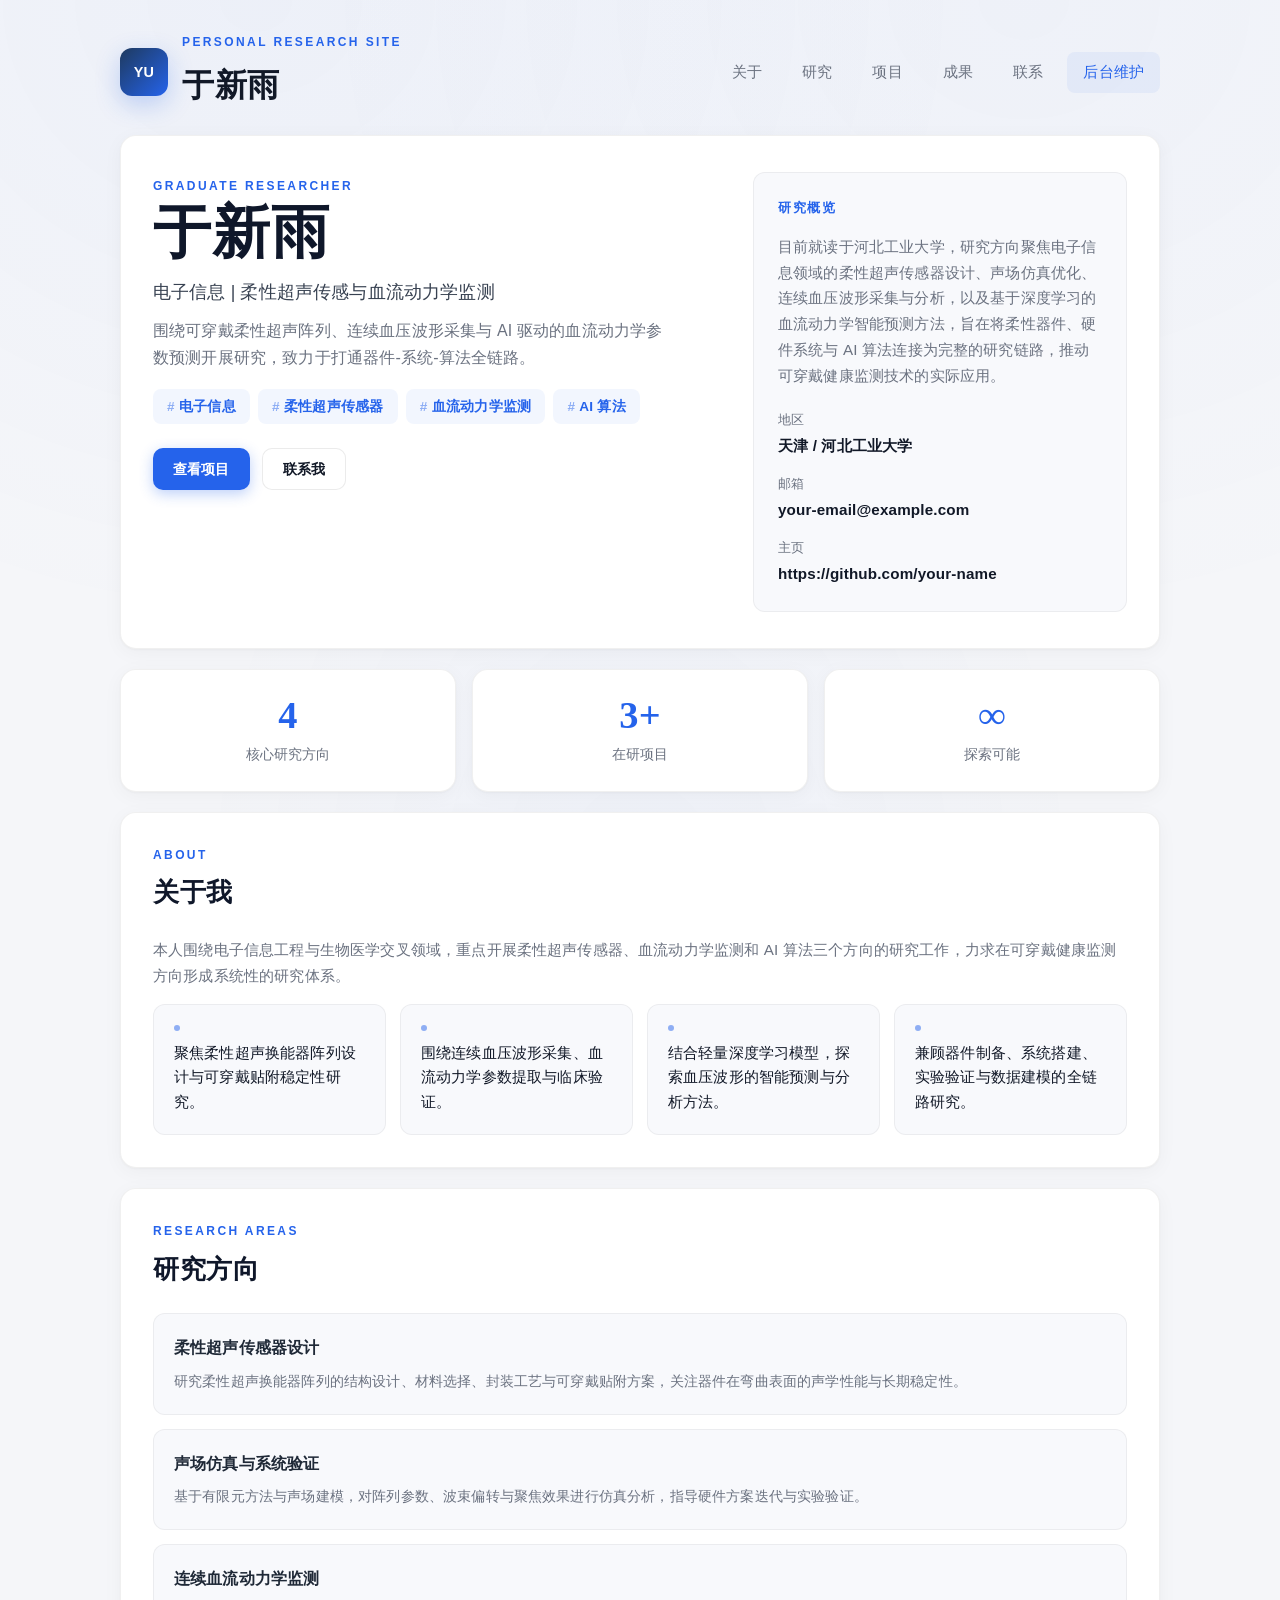
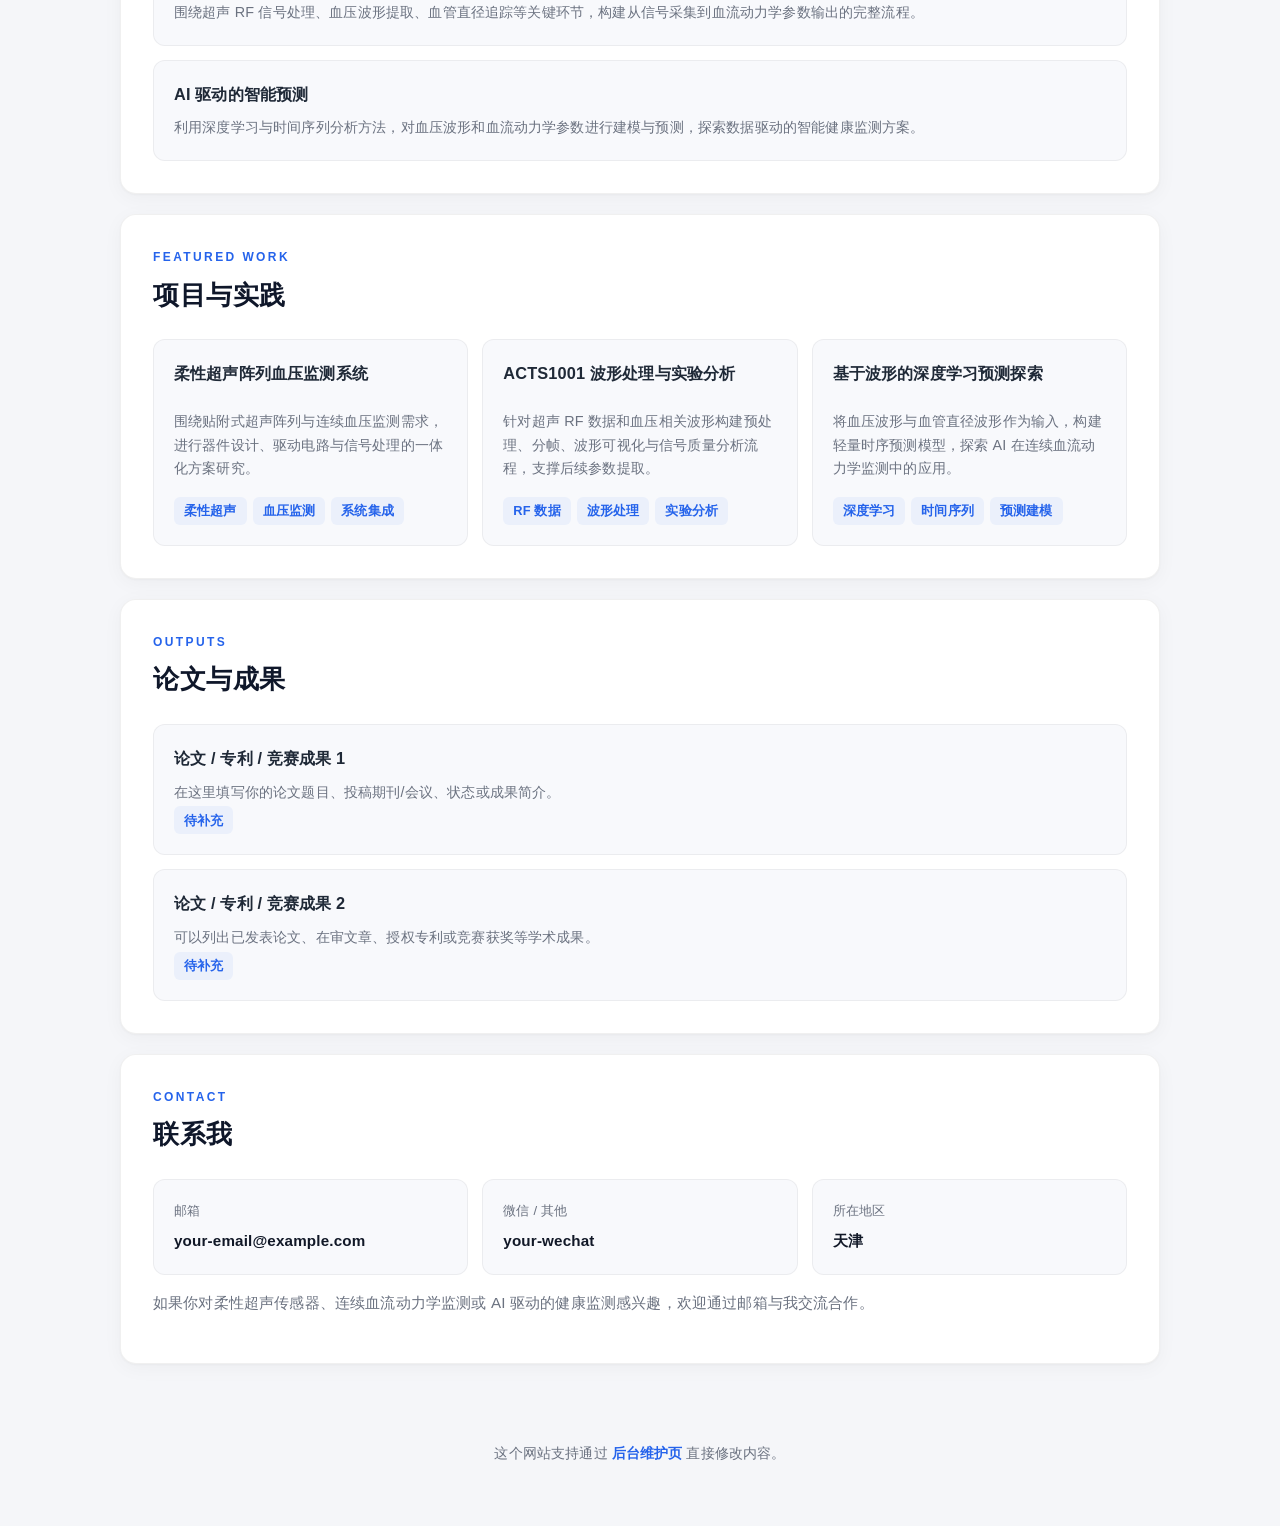
<file: index.html>
<!DOCTYPE html>
<html lang="zh-CN">
  <head>
    <meta charset="UTF-8" />
    <meta name="viewport" content="width=device-width, initial-scale=1.0" />
    <title>于新雨 | 个人主页</title>
    <link rel="stylesheet" href="styles.css" />
  </head>
  <body class="site-shell">
    <div class="site-bg site-bg-main"></div>

    <header class="topbar">
      <div class="brand">
        <span class="brand-mark">YU</span>
        <div>
          <p class="eyebrow">Personal Research Site</p>
          <h1 id="nav-name">个人网站</h1>
        </div>
      </div>

      <nav class="topnav">
        <a href="#about">关于</a>
        <a href="#research">研究</a>
        <a href="#projects">项目</a>
        <a href="#publications">成果</a>
        <a href="#contact">联系</a>
        <a class="admin-link" href="admin.html">后台维护</a>
      </nav>
    </header>

    <main class="page-grid">
      <section class="hero card reveal">
        <div class="hero-copy">
          <p class="eyebrow">Graduate Researcher</p>
          <h2 id="hero-name">你的名字</h2>
          <p class="hero-role" id="hero-role">你的研究方向</p>
          <p class="hero-tagline" id="hero-tagline">
            这是你的个人简介和研究重点说明。
          </p>

          <div class="hero-keywords">
            <span class="hero-keyword">电子信息</span>
            <span class="hero-keyword">柔性超声传感器</span>
            <span class="hero-keyword">血流动力学监测</span>
            <span class="hero-keyword">AI 算法</span>
          </div>

          <div class="hero-actions">
            <a class="button button-primary" href="#projects">查看项目</a>
            <a class="button button-secondary" href="#contact">联系我</a>
          </div>
        </div>

        <aside class="hero-panel">
          <p class="panel-label">研究概览</p>
          <p class="hero-intro" id="hero-intro"></p>
          <div class="meta-list">
            <div>
              <span>地区</span>
              <strong id="meta-location"></strong>
            </div>
            <div>
              <span>邮箱</span>
              <strong id="meta-email"></strong>
            </div>
            <div>
              <span>主页</span>
              <strong id="meta-website"></strong>
            </div>
          </div>
        </aside>
      </section>

      <section class="stats reveal" id="stats"></section>

      <section class="card section reveal" id="about">
        <div class="section-head">
          <p class="eyebrow">About</p>
          <h3>关于我</h3>
        </div>
        <p class="section-summary" id="about-summary"></p>
        <div class="bullet-grid" id="about-points"></div>
      </section>

      <section class="card section reveal" id="research">
        <div class="section-head">
          <p class="eyebrow">Research Areas</p>
          <h3>研究方向</h3>
        </div>
        <div class="stack-list" id="research-list"></div>
      </section>

      <section class="card section reveal" id="projects">
        <div class="section-head">
          <p class="eyebrow">Featured Work</p>
          <h3>项目与实践</h3>
        </div>
        <div class="project-grid" id="project-list"></div>
      </section>

      <section class="card section reveal" id="publications">
        <div class="section-head">
          <p class="eyebrow">Outputs</p>
          <h3>论文与成果</h3>
        </div>
        <div class="stack-list" id="publication-list"></div>
      </section>

      <section class="card section reveal" id="contact">
        <div class="section-head">
          <p class="eyebrow">Contact</p>
          <h3>联系我</h3>
        </div>
        <div class="contact-panel">
          <div class="contact-card">
            <span>邮箱</span>
            <strong id="contact-email"></strong>
          </div>
          <div class="contact-card">
            <span>微信 / 其他</span>
            <strong id="contact-wechat"></strong>
          </div>
          <div class="contact-card">
            <span>所在地区</span>
            <strong id="contact-location"></strong>
          </div>
        </div>
        <p class="contact-note" id="contact-note"></p>
      </section>
    </main>

    <footer class="footer">
      <p>这个网站支持通过 <a href="admin.html">后台维护页</a> 直接修改内容。</p>
    </footer>

    <script src="storage.js"></script>
    <script src="app.js"></script>
  </body>
</html>
</file>
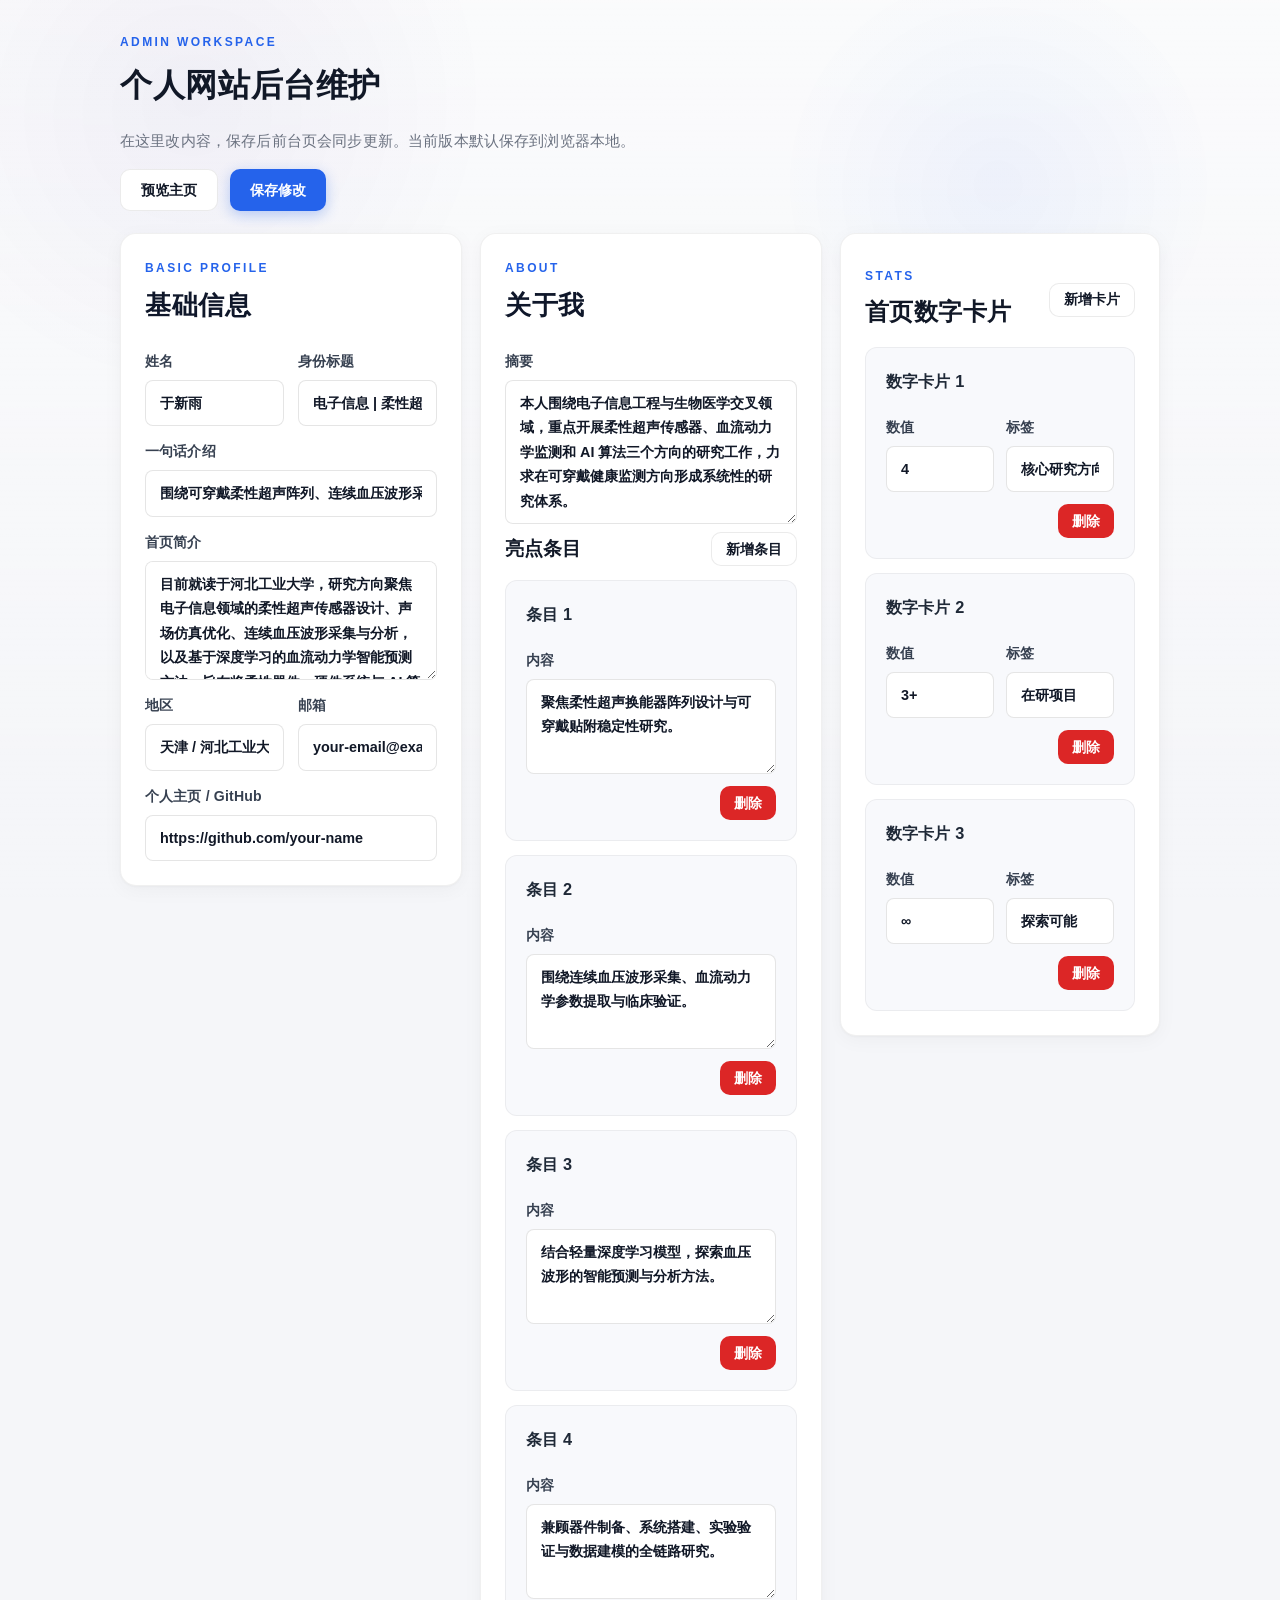
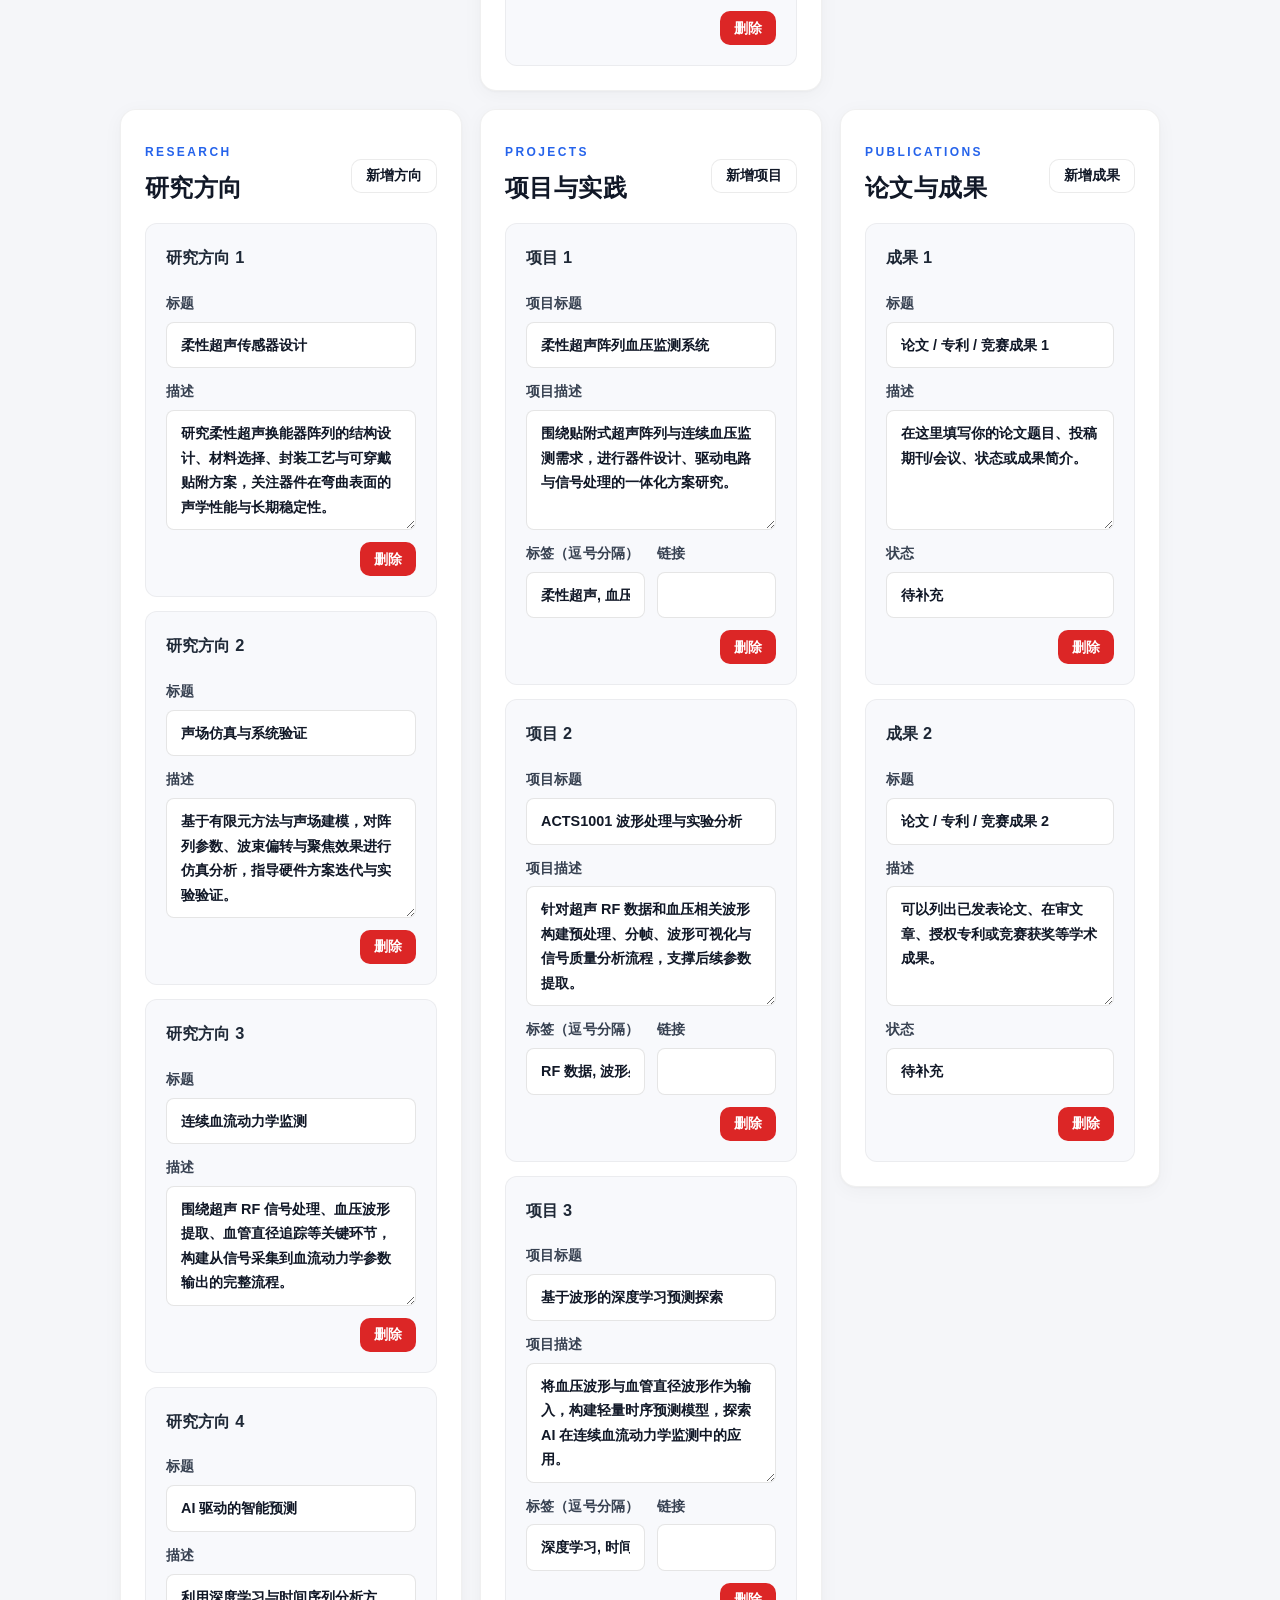
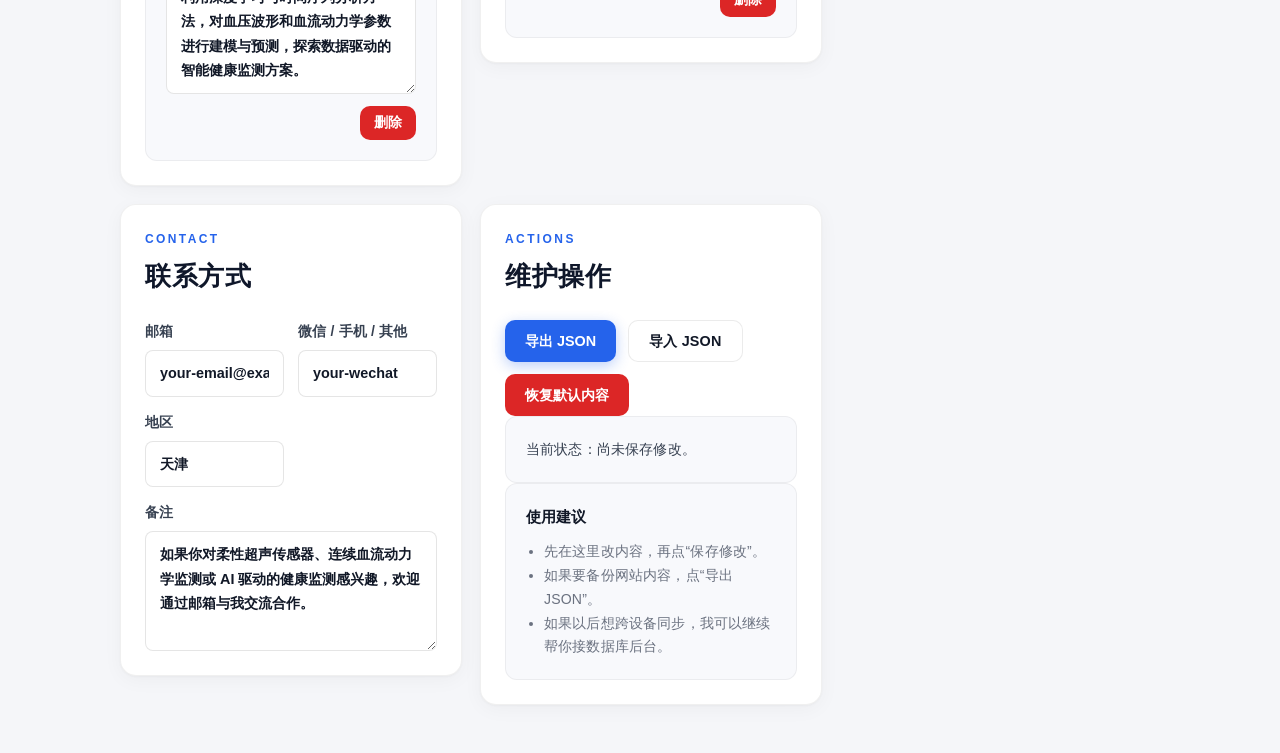
<file: admin.html>
<!DOCTYPE html>
<html lang="zh-CN">
  <head>
    <meta charset="UTF-8" />
    <meta name="viewport" content="width=device-width, initial-scale=1.0" />
    <title>个人网站后台维护</title>
    <link rel="stylesheet" href="styles.css" />
  </head>
  <body class="admin-shell">
    <div class="site-bg site-bg-admin"></div>

    <header class="admin-header">
      <div>
        <p class="eyebrow">Admin Workspace</p>
        <h1>个人网站后台维护</h1>
        <p class="admin-hint">
          在这里改内容，保存后前台页会同步更新。当前版本默认保存到浏览器本地。
        </p>
      </div>

      <div class="admin-actions compact">
        <button id="preview-site" class="button button-secondary" type="button">预览主页</button>
        <button id="save-data" class="button button-primary" type="button">保存修改</button>
      </div>
    </header>

    <main class="admin-grid">
      <section class="card admin-card">
        <div class="section-head">
          <p class="eyebrow">Basic Profile</p>
          <h2>基础信息</h2>
        </div>

        <div class="form-grid">
          <label>
            姓名
            <input id="profile-name" type="text" />
          </label>
          <label>
            身份标题
            <input id="profile-role" type="text" />
          </label>
          <label class="span-2">
            一句话介绍
            <input id="profile-tagline" type="text" />
          </label>
          <label class="span-2">
            首页简介
            <textarea id="profile-intro" rows="4"></textarea>
          </label>
          <label>
            地区
            <input id="profile-location" type="text" />
          </label>
          <label>
            邮箱
            <input id="profile-email" type="email" />
          </label>
          <label class="span-2">
            个人主页 / GitHub
            <input id="profile-website" type="text" />
          </label>
        </div>
      </section>

      <section class="card admin-card">
        <div class="section-head">
          <p class="eyebrow">About</p>
          <h2>关于我</h2>
        </div>
        <label>
          摘要
          <textarea id="about-summary" rows="5"></textarea>
        </label>
        <div class="editor-head">
          <h3>亮点条目</h3>
          <button class="button button-secondary small" data-add-list="about-points" type="button">新增条目</button>
        </div>
        <div id="about-points-editor" class="repeatable-list"></div>
      </section>

      <section class="card admin-card">
        <div class="editor-head">
          <div>
            <p class="eyebrow">Stats</p>
            <h2>首页数字卡片</h2>
          </div>
          <button class="button button-secondary small" data-add-list="highlights" type="button">新增卡片</button>
        </div>
        <div id="highlights-editor" class="repeatable-list"></div>
      </section>

      <section class="card admin-card">
        <div class="editor-head">
          <div>
            <p class="eyebrow">Research</p>
            <h2>研究方向</h2>
          </div>
          <button class="button button-secondary small" data-add-list="researchAreas" type="button">新增方向</button>
        </div>
        <div id="research-editor" class="repeatable-list"></div>
      </section>

      <section class="card admin-card">
        <div class="editor-head">
          <div>
            <p class="eyebrow">Projects</p>
            <h2>项目与实践</h2>
          </div>
          <button class="button button-secondary small" data-add-list="projects" type="button">新增项目</button>
        </div>
        <div id="projects-editor" class="repeatable-list"></div>
      </section>

      <section class="card admin-card">
        <div class="editor-head">
          <div>
            <p class="eyebrow">Publications</p>
            <h2>论文与成果</h2>
          </div>
          <button class="button button-secondary small" data-add-list="publications" type="button">新增成果</button>
        </div>
        <div id="publications-editor" class="repeatable-list"></div>
      </section>

      <section class="card admin-card">
        <div class="section-head">
          <p class="eyebrow">Contact</p>
          <h2>联系方式</h2>
        </div>
        <div class="form-grid">
          <label>
            邮箱
            <input id="contact-email" type="text" />
          </label>
          <label>
            微信 / 手机 / 其他
            <input id="contact-wechat" type="text" />
          </label>
          <label>
            地区
            <input id="contact-location" type="text" />
          </label>
          <label class="span-2">
            备注
            <textarea id="contact-note" rows="4"></textarea>
          </label>
        </div>
      </section>

      <aside class="card admin-card sticky">
        <div class="section-head">
          <p class="eyebrow">Actions</p>
          <h2>维护操作</h2>
        </div>

        <div class="action-stack">
          <button id="export-data" class="button button-primary" type="button">导出 JSON</button>
          <label class="file-label">
            导入 JSON
            <input id="import-data" type="file" accept=".json" />
          </label>
          <button id="reset-data" class="button button-danger" type="button">恢复默认内容</button>
        </div>

        <div class="status-box" id="save-status">
          当前状态：尚未保存修改。
        </div>

        <div class="tips-box">
          <h3>使用建议</h3>
          <ul>
            <li>先在这里改内容，再点“保存修改”。</li>
            <li>如果要备份网站内容，点“导出 JSON”。</li>
            <li>如果以后想跨设备同步，我可以继续帮你接数据库后台。</li>
          </ul>
        </div>
      </aside>
    </main>

    <script src="storage.js"></script>
    <script src="admin.js"></script>
  </body>
</html>
</file>
<file: styles.css>
:root {
  --bg: #f5f6f9;
  --bg-deep: #e4e6ed;
  --card: #ffffff;
  --card-strong: #f8f9fc;
  --ink: #111827;
  --muted: #6b7280;
  --accent: #2563eb;
  --accent-strong: #1d4ed8;
  --accent-soft: #93b4f0;
  --accent-bg: rgba(37, 99, 235, 0.06);
  --line: rgba(0, 0, 0, 0.06);
  --shadow-sm: 0 1px 2px rgba(0, 0, 0, 0.03);
  --shadow: 0 1px 3px rgba(0, 0, 0, 0.04), 0 4px 20px rgba(0, 0, 0, 0.04);
  --shadow-lg: 0 4px 28px rgba(0, 0, 0, 0.06), 0 1px 3px rgba(0, 0, 0, 0.04);
  --radius-xl: 16px;
  --radius-lg: 12px;
  --radius-md: 8px;
  --max: 1040px;
}

* {
  box-sizing: border-box;
}

html {
  scroll-behavior: smooth;
  -webkit-font-smoothing: antialiased;
  -moz-osx-font-smoothing: grayscale;
}

body {
  margin: 0;
  color: var(--ink);
  background: var(--bg);
  font-family: "PingFang SC", "Microsoft YaHei", "Helvetica Neue", sans-serif;
  line-height: 1.7;
  letter-spacing: 0.01em;
}

a {
  color: inherit;
  text-decoration: none;
}

button,
input,
textarea {
  font: inherit;
}

.site-bg {
  position: fixed;
  inset: 0;
  pointer-events: none;
  z-index: -1;
}

.site-bg-main {
  background:
    radial-gradient(ellipse at 20% 0%, rgba(37, 99, 235, 0.04), transparent 50%),
    radial-gradient(ellipse at 80% 0%, rgba(37, 99, 235, 0.03), transparent 50%),
    radial-gradient(ellipse at 50% 100%, rgba(37, 99, 235, 0.03), transparent 50%);
}

.site-bg-admin {
  background:
    radial-gradient(circle at 15% 10%, rgba(122, 103, 180, 0.08), transparent 22%),
    radial-gradient(circle at 78% 20%, rgba(37, 99, 235, 0.06), transparent 18%),
    linear-gradient(180deg, rgba(255, 255, 255, 0.55), rgba(255, 255, 255, 0));
}

.topbar,
.admin-header,
.page-grid,
.admin-grid,
.footer {
  width: min(calc(100% - 40px), var(--max));
  margin: 0 auto;
}

.topbar,
.admin-header {
  padding: 32px 0 22px;
}

.topbar {
  display: flex;
  align-items: center;
  justify-content: space-between;
  gap: 24px;
}

.brand {
  display: flex;
  align-items: center;
  gap: 14px;
}

.brand h1,
.hero-copy h2,
.section-head h3,
.admin-header h1,
.editor-head h2,
.section-head h2 {
  margin: 0;
  font-family: "PingFang SC", "Microsoft YaHei", serif;
  font-weight: 700;
  letter-spacing: 0.02em;
}

.brand-mark {
  display: inline-flex;
  align-items: center;
  justify-content: center;
  width: 48px;
  height: 48px;
  border-radius: 12px;
  background: linear-gradient(135deg, #1e3a5f, #2563eb);
  color: #fff;
  font-weight: 700;
  font-size: 0.9rem;
  box-shadow: 0 8px 24px rgba(37, 99, 235, 0.25);
}

.eyebrow {
  margin: 0 0 6px;
  font-size: 0.75rem;
  font-weight: 600;
  letter-spacing: 0.2em;
  text-transform: uppercase;
  color: var(--accent);
}

.topnav {
  display: flex;
  align-items: center;
  gap: 8px;
  flex-wrap: wrap;
}

.topnav a {
  padding: 8px 16px;
  border-radius: 8px;
  color: var(--muted);
  font-size: 0.92rem;
  font-weight: 500;
  transition: color 0.2s ease, background 0.2s ease;
}

.topnav a:hover {
  color: var(--ink);
  background: rgba(0, 0, 0, 0.04);
}

.admin-link {
  background: var(--accent-bg);
  color: var(--accent) !important;
  font-weight: 600;
}

.page-grid {
  display: grid;
  gap: 20px;
  padding-bottom: 64px;
}

.hero {
  display: grid;
  grid-template-columns: minmax(0, 1.3fr) minmax(280px, 0.85fr);
  gap: 28px;
  align-items: stretch;
  padding: 36px 32px;
}

.card {
  background: var(--card);
  border: 1px solid var(--line);
  border-radius: var(--radius-xl);
  box-shadow: var(--shadow);
}

.card:hover {
  box-shadow: var(--shadow-lg);
  transition: box-shadow 0.3s ease;
}

.hero-copy {
  padding: 4px 0;
}

.hero-copy h2 {
  font-size: clamp(2.2rem, 4.5vw, 3.8rem);
  line-height: 1.08;
  color: #0f172a;
}

.hero-role {
  margin: 14px 0 10px;
  font-size: 1.1rem;
  font-weight: 500;
  color: #374151;
}

.hero-tagline {
  margin: 0 0 18px;
  font-size: 1rem;
  color: var(--muted);
  line-height: 1.65;
  max-width: 90%;
}

.hero-keywords {
  display: flex;
  flex-wrap: wrap;
  gap: 8px;
  margin-bottom: 20px;
}

.hero-keyword {
  display: inline-flex;
  align-items: center;
  padding: 6px 14px;
  border-radius: 8px;
  background: var(--accent-bg);
  color: var(--accent);
  font-size: 0.85rem;
  font-weight: 600;
  letter-spacing: 0.02em;
}

.hero-keyword::before {
  content: "#";
  margin-right: 4px;
  opacity: 0.5;
}

.hero-intro,
.section-summary,
.contact-note,
.admin-hint {
  color: var(--muted);
  font-size: 0.95rem;
  line-height: 1.7;
}

.hero-actions,
.admin-actions,
.action-stack {
  display: flex;
  gap: 12px;
  flex-wrap: wrap;
}

.hero-actions {
  margin-top: 24px;
}

.button,
.file-label {
  display: inline-flex;
  align-items: center;
  justify-content: center;
  gap: 6px;
  min-height: 42px;
  padding: 0 20px;
  border: 0;
  border-radius: 10px;
  font-size: 0.9rem;
  font-weight: 600;
  cursor: pointer;
  transition: transform 0.15s ease, box-shadow 0.15s ease, background 0.15s ease;
}

.button:hover,
.file-label:hover {
  transform: translateY(-1px);
}

.button-primary {
  background: var(--accent);
  color: #fff;
  box-shadow: 0 4px 14px rgba(37, 99, 235, 0.3);
}

.button-primary:hover {
  background: var(--accent-strong);
  box-shadow: 0 6px 20px rgba(37, 99, 235, 0.35);
}

.button-secondary,
.file-label {
  background: var(--card);
  color: var(--ink);
  border: 1px solid rgba(0, 0, 0, 0.08);
}

.button-secondary:hover,
.file-label:hover {
  background: #f9fafb;
  border-color: rgba(0, 0, 0, 0.12);
}

.button-danger {
  background: #dc2626;
  color: #fff;
}

.button-danger:hover {
  background: #b91c1c;
}

.button.small {
  min-height: 34px;
  padding: 0 14px;
  font-size: 0.85rem;
}

.hero-panel,
.contact-card,
.bullet-card,
.stack-item,
.project-card,
.admin-item,
.status-box,
.tips-box {
  background: var(--card-strong);
  border: 1px solid rgba(0, 0, 0, 0.05);
  border-radius: var(--radius-lg);
}

.hero-panel {
  padding: 24px;
}

.panel-label {
  margin: 0 0 10px;
  color: var(--accent);
  font-weight: 700;
  font-size: 0.8rem;
  letter-spacing: 0.12em;
  text-transform: uppercase;
}

.meta-list {
  display: grid;
  gap: 14px;
  margin-top: 20px;
}

.meta-list div {
  display: flex;
  flex-direction: column;
  gap: 2px;
}

.meta-list span,
.contact-card span {
  display: block;
  color: var(--muted);
  font-size: 0.82rem;
}

.meta-list strong,
.contact-card strong {
  font-size: 0.95rem;
  color: var(--ink);
}

.stats {
  display: grid;
  grid-template-columns: repeat(3, minmax(0, 1fr));
  gap: 16px;
}

.stat-card {
  padding: 24px 22px;
  text-align: center;
}

.stat-card strong {
  display: block;
  font-size: clamp(1.8rem, 3vw, 2.6rem);
  font-family: "PingFang SC", "Microsoft YaHei", serif;
  font-weight: 800;
  color: var(--accent);
  line-height: 1.1;
}

.stat-card span {
  display: block;
  margin-top: 6px;
  color: var(--muted);
  font-size: 0.9rem;
}

.section {
  padding: 32px;
}

.section-head {
  margin-bottom: 22px;
}

.section-head h3,
.section-head h2 {
  font-size: clamp(1.4rem, 2vw, 1.8rem);
  color: #0f172a;
}

.bullet-grid,
.stack-list,
.project-grid,
.contact-panel,
.repeatable-list {
  display: grid;
  gap: 14px;
}

.bullet-grid {
  grid-template-columns: repeat(auto-fit, minmax(220px, 1fr));
}

.bullet-card {
  padding: 20px;
}

.bullet-card p {
  margin: 0;
  font-size: 0.93rem;
  line-height: 1.65;
}

.bullet-card::before {
  content: "";
  display: block;
  width: 6px;
  height: 6px;
  border-radius: 50%;
  background: var(--accent);
  margin-bottom: 10px;
  opacity: 0.5;
}

.stack-item,
.project-card,
.contact-card,
.admin-item,
.status-box,
.tips-box {
  padding: 20px;
}

.stack-item h4,
.project-card h4,
.admin-item h4 {
  margin: 0 0 8px;
  font-size: 1.02rem;
  font-weight: 700;
  color: #1f2937;
}

.stack-item p,
.project-card p,
.admin-item p {
  margin: 0;
  color: var(--muted);
  font-size: 0.9rem;
  line-height: 1.65;
}

.project-grid {
  grid-template-columns: repeat(auto-fit, minmax(250px, 1fr));
}

.project-card {
  display: grid;
  gap: 14px;
}

.tag-list {
  display: flex;
  flex-wrap: wrap;
  gap: 6px;
  margin-top: 2px;
}

.tag {
  display: inline-flex;
  align-items: center;
  min-height: 28px;
  padding: 0 10px;
  border-radius: 6px;
  background: var(--accent-bg);
  color: var(--accent);
  font-size: 0.8rem;
  font-weight: 600;
}

.project-link {
  color: var(--accent);
  font-weight: 700;
  font-size: 0.9rem;
}

.project-link:hover {
  text-decoration: underline;
}

.contact-panel {
  grid-template-columns: repeat(auto-fit, minmax(180px, 1fr));
}

.contact-card strong {
  display: block;
  margin-top: 6px;
  word-break: break-word;
}

.footer {
  padding: 0 0 48px;
  color: var(--muted);
  font-size: 0.85rem;
  text-align: center;
}

.footer a {
  color: var(--accent);
  font-weight: 600;
}

/* Animations */
.reveal {
  animation: float-in 0.5s ease both;
}

.reveal:nth-child(2) { animation-delay: 0.04s; }
.reveal:nth-child(3) { animation-delay: 0.08s; }
.reveal:nth-child(4) { animation-delay: 0.12s; }
.reveal:nth-child(5) { animation-delay: 0.16s; }
.reveal:nth-child(6) { animation-delay: 0.20s; }
.reveal:nth-child(7) { animation-delay: 0.24s; }

@keyframes float-in {
  from {
    opacity: 0;
    transform: translateY(16px);
  }
  to {
    opacity: 1;
    transform: translateY(0);
  }
}

/* Admin panel styles */
.admin-grid {
  display: grid;
  grid-template-columns: minmax(0, 1fr) minmax(0, 1fr) 320px;
  gap: 18px;
  align-items: start;
  padding-bottom: 48px;
}

.admin-card {
  padding: 24px;
}

.sticky {
  position: sticky;
  top: 24px;
}

.form-grid {
  display: grid;
  grid-template-columns: repeat(2, minmax(0, 1fr));
  gap: 14px;
}

label {
  display: grid;
  gap: 6px;
  color: #374151;
  font-weight: 600;
  font-size: 0.88rem;
}

label input,
label textarea,
.admin-item input,
.admin-item textarea {
  width: 100%;
  border: 1px solid rgba(0, 0, 0, 0.1);
  border-radius: 8px;
  padding: 10px 14px;
  background: #fff;
  color: var(--ink);
  font-size: 0.9rem;
  transition: border-color 0.15s ease;
}

label input:focus,
label textarea:focus,
.admin-item input:focus,
.admin-item textarea:focus {
  outline: none;
  border-color: var(--accent);
  box-shadow: 0 0 0 3px rgba(37, 99, 235, 0.1);
}

textarea {
  resize: vertical;
}

.span-2 {
  grid-column: span 2;
}

.editor-head {
  display: flex;
  align-items: center;
  justify-content: space-between;
  gap: 14px;
  margin: 8px 0 14px;
}

.editor-head h2,
.editor-head h3 {
  margin: 0;
  font-family: "PingFang SC", "Microsoft YaHei", serif;
}

.admin-item {
  display: grid;
  gap: 12px;
}

.admin-item-grid {
  display: grid;
  grid-template-columns: repeat(2, minmax(0, 1fr));
  gap: 12px;
}

.admin-item-grid .span-all {
  grid-column: 1 / -1;
}

.inline-actions {
  display: flex;
  justify-content: flex-end;
}

.status-box {
  color: #374151;
  font-size: 0.9rem;
}

.tips-box ul {
  margin: 10px 0 0;
  padding-left: 18px;
  color: var(--muted);
  font-size: 0.88rem;
  line-height: 1.7;
}

.tips-box h3 {
  font-size: 0.95rem;
  margin: 0 0 4px;
}

.file-label {
  position: relative;
  overflow: hidden;
}

.file-label input {
  position: absolute;
  inset: 0;
  opacity: 0;
  cursor: pointer;
}

/* Responsive */
@media (max-width: 1080px) {
  .admin-grid {
    grid-template-columns: 1fr 1fr;
  }

  .sticky {
    position: static;
    grid-column: 1 / -1;
  }
}

@media (max-width: 860px) {
  .topbar {
    flex-direction: column;
    align-items: flex-start;
    gap: 16px;
  }

  .topnav {
    width: 100%;
    justify-content: flex-start;
  }

  .hero {
    grid-template-columns: 1fr;
    padding: 24px 20px;
  }

  .hero-copy h2 {
    font-size: clamp(1.8rem, 7vw, 2.6rem);
  }

  .hero-tagline {
    max-width: 100%;
  }

  .stats,
  .contact-panel,
  .form-grid,
  .admin-item-grid {
    grid-template-columns: 1fr;
  }

  .span-2,
  .admin-item-grid .span-all {
    grid-column: auto;
  }

  .admin-grid {
    grid-template-columns: 1fr;
  }

  .section {
    padding: 24px 20px;
  }

  .hero-panel {
    padding: 20px;
  }
}
</file>
